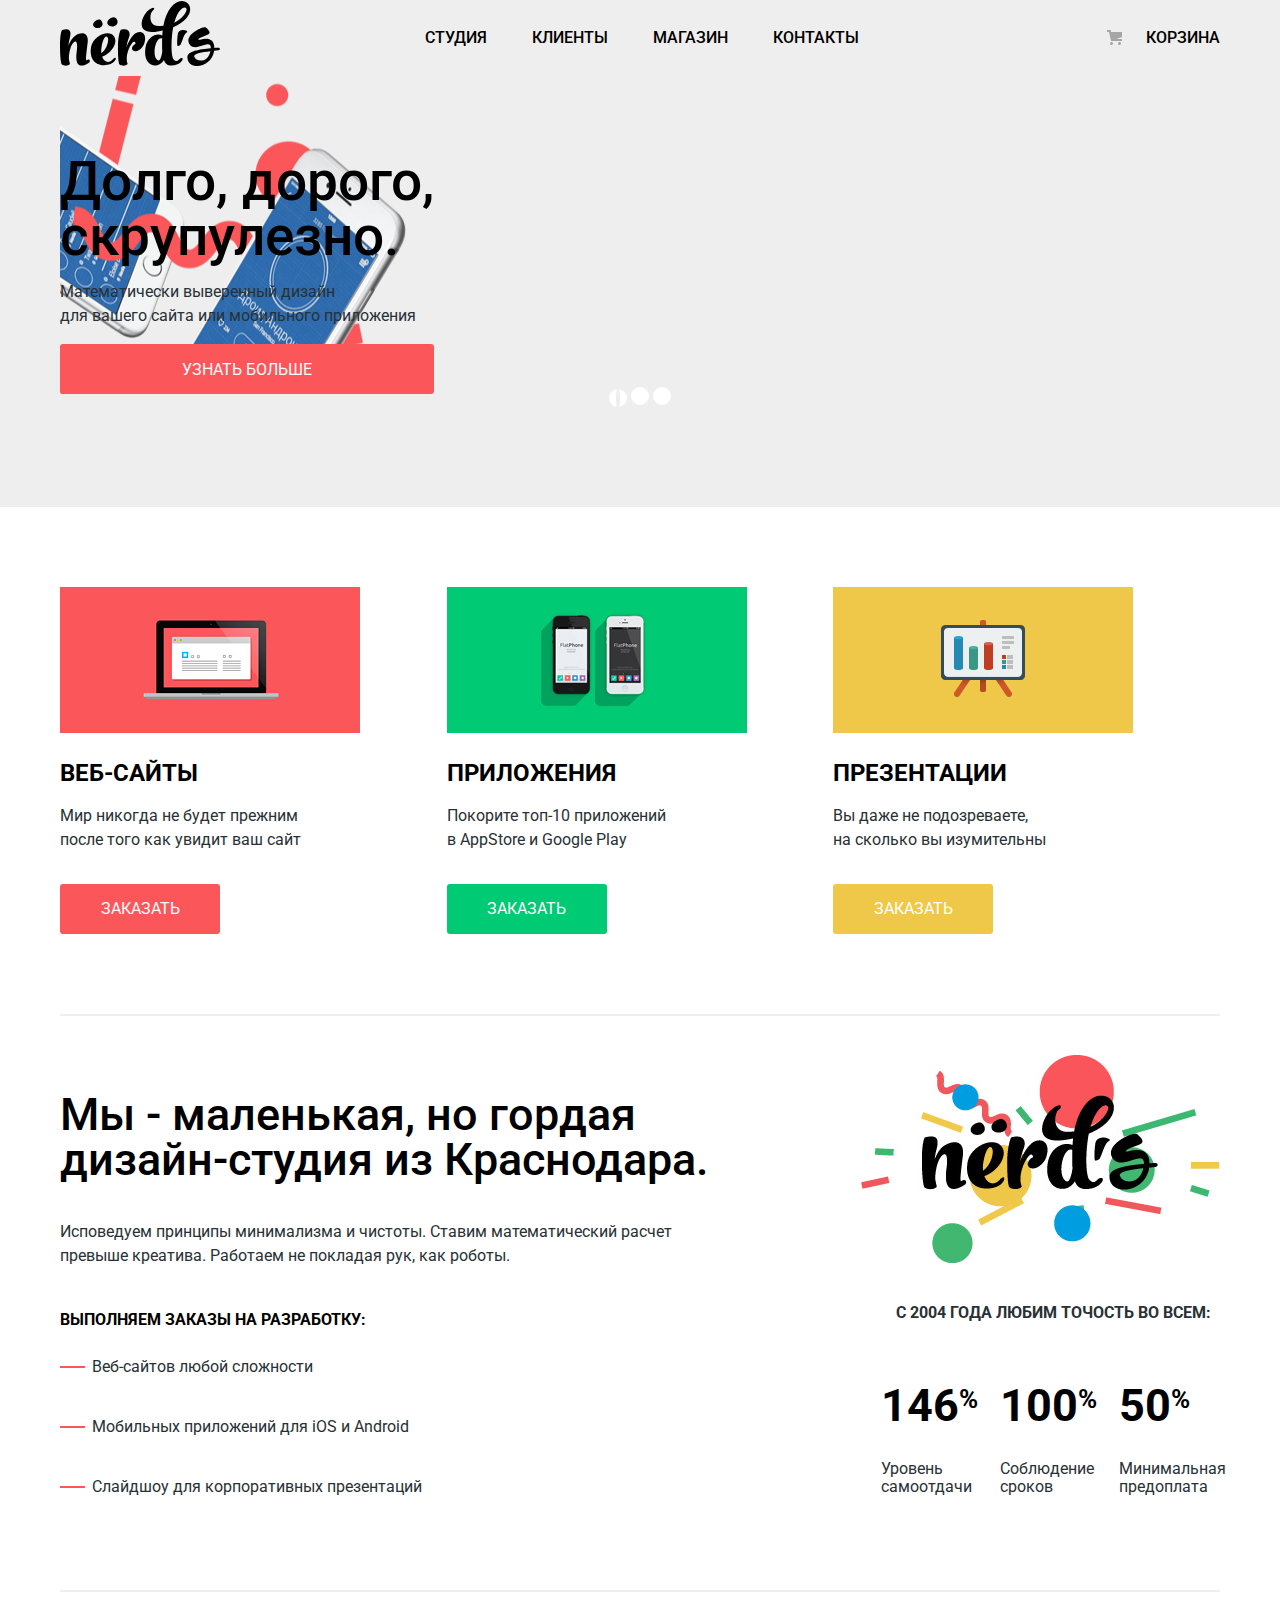
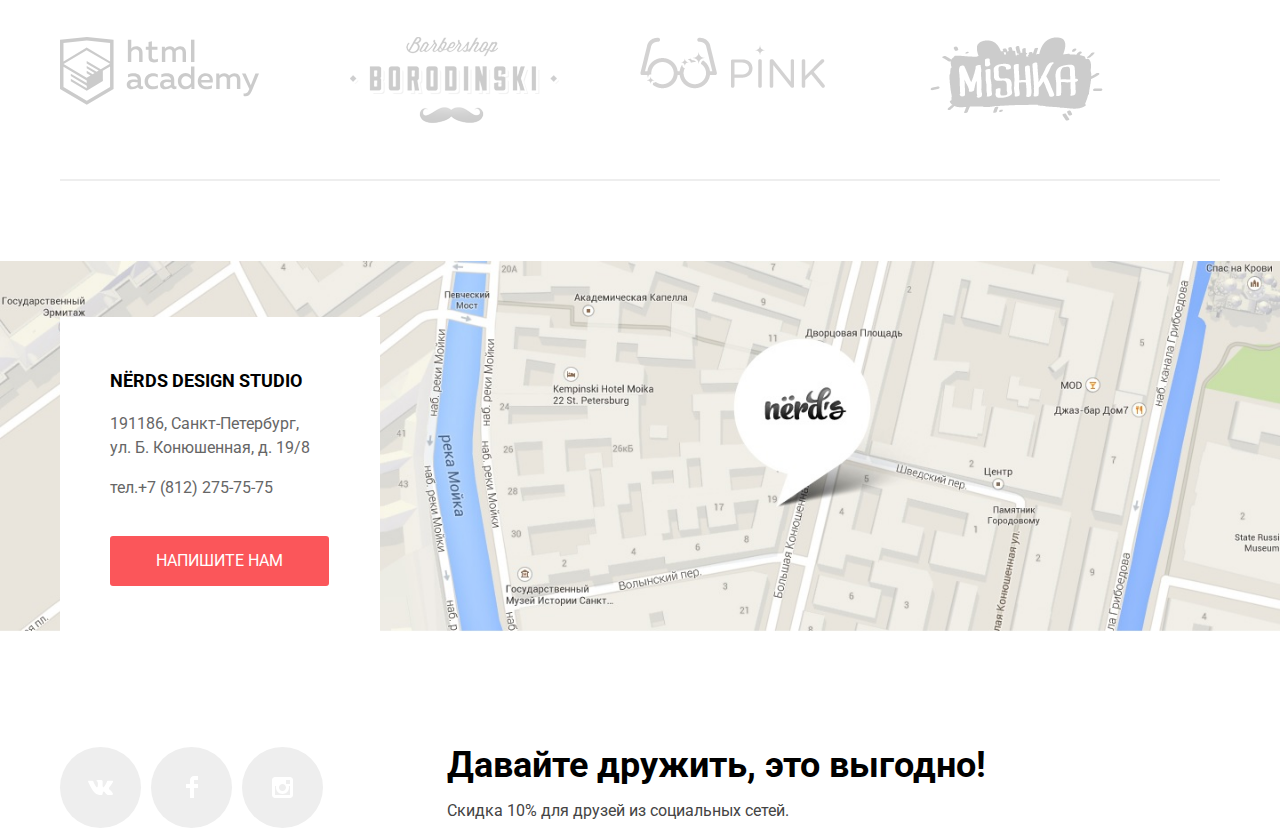
<file: index.html>
<!DOCTYPE html>
<html class="page" lang="ru">
  <head>
    <meta charset="utf-8">
    <title>HTML Academy: Нёрдс</title>
    <link href="https://fonts.googleapis.com/css2?family=Roboto:wght@400;500;700&display=swap" rel="stylesheet">
    <link rel="stylesheet" href="css/normalize.css">
    <link rel="stylesheet" href="css/style.css">
  </head>
  <body class="page-body">
  	<header class="main-header">
  		<div class="container">
	  		<nav class="main-navigation">
		  		<a class="main-header-logo">
		  			<img src="img/nerds-logo.svg" width="159.87" height="65.02" alt="Логотип веб-студии Nerds"></a>
		  		</a>
	  			<ul class="site-navigation">
	  				<li><a href="">Студия</a></li>
	  				<li><a href="">Клиенты</a></li>
	  				<li><a href="catalog.html">Магазин</a></li>
	  				<li><a href="">Контакты</a></li>
	  			</ul>
	    	<div class="user-navigation"><a class="basket" href="">Корзина</a></div>
	    	</nav>
   		</div>
  	</header>
  	<main>
  		<h1 class="visually-hidden">Веб-студия Нёрдс</h1>
  		<section class="features">
  			<div class="container">
  			<div class="features-item active">
	  			<h2 class="features-item-title">Долго, дорого,<br>скрупулезно.</h2>
	  			<p>Математически выверенный дизайн<br>для вашего сайта или мобильного приложения</p>
	  			<a class="button learn-more" href="">Узнать больше</a>
  			</div>
  			<div class="features-item">
	  			<h2 class="features-item-title">Любим математику<br>как никто другой</h2>
	  			<p>Никакого креатива, только математические формулы<br>для расчета идеальных пропорций</p>
	  			<a class="button learn-more" href="">Узнать больше</a>
  			</div>
  			<div class="features-item">
	  			<h2 class="features-item-title">Только ночь,<br>только хардкор</h2>
	  			<p>Работать днём, как все? Мы против этого.<br>Ближе к полуночи работа только начинается.</p>
	  			<a class="button learn-more" href="">Узнать больше</a>
  			</div>
  		    <div class="features-pagination">
	  			<button class="features-button features-button-active" type="button" disabled></button>
	    		<button class="features-button" type="button"></button>
	    		<button class="features-button" type="button"></button>	
    		</div>
    		</div>
  		</section>
  		<div class="container">
  		<section class="products">
  			<div class="product-item">
  				<img class="notebooks" src="img/product-1.png" width="300" height="160" alt="Ноутбук">	
  				<h2 class="product-item-title">Веб-сайты</h2>
  				<p>Мир никогда не будет прежним после того как увидит ваш сайт</p>
  				<a class="button order-pink" href="">Заказать</a>
  			</div>
  			<div class="product-item">
  				<img class="phones" src="img/product-2.png" width="300" height="160" alt="Телефоны">	
  				<h2 class="product-item-title">Приложения</h2>
  				<p>Покорите топ-10 приложений<br>в AppStore и Google Play</p>
  				<a class="button order-green" href="">Заказать</a>
  			</div>
  			<div class="product-item">
  				<img class="presentation" src="img/product-3.png" width="300" height="160" alt="Презентации">	
  				<h2 class="product-item-title">Презентации</h2>
  				<p>Вы даже не подозреваете,<br>на сколько вы изумительны</p>
  				<a class="button order-yellow" href="">Заказать</a>
  			</div>
  		</section>
  		<section class="about">
  			<div class="about-item">
	  			<h2 class="about-title">Мы - маленькая, но гордая дизайн-студия из Краснодара.</h2>
	  			<p>Исповедуем принципы минимализма и чистоты. Ставим математический расчет превыше креатива. Работаем не покладая рук, как роботы.</p>
	  			<b>Выполняем заказы на разработку:</b>
	  			<ul class="about-features">
	  				<li>Веб-сайтов любой сложности</li>
	  				<li>Мобильных приложений для iOS и Android</li>
	  				<li>Слайдшоу для корпоративных презентаций</li>
	  			</ul>
  			</div>
  			<div class="achievments">
  				<img class="about-logo" src="img/nerds-logo-2.png" width="360" height="208" alt="Веб-студия Nerds">
	  			<b>c 2004 года любим точость во всем:</b>
	  			<table>
	  				<tr class="percents">
	  					<td>146<sup>%</sup></td>
	  					<td>100<sup>%</sup></td>
	  					<td>50<sup>%</sup></td>
	  				</tr>
	  				<tr>
	  					<td>Уровень<br>самоотдачи</td>
	  					<td>Соблюдение<br>сроков</td>
	  					<td>Минимальная<br>предоплата</td>
	  				</tr>
	  			</table>
  			</div>	
  		</section>
  		<section class="clients">
  			<ul class="clients-list">
  				<li><a href=""><img src="img/htmlacademy-logo.svg" width="199" height="68" alt="Html Academy"></a></li>
  				<li><a href=""><img src="img/borodinsky-logo.svg" width="209" height="90" alt="Borodinsky"></a></li>
  				<li><a href=""><img src="img/pink-logo.svg" width="185" height="52" alt="Pink"></a></li>
  				<li><a href=""><img src="img/mishka-logo.svg" width="173" height="84" alt="Mishka"></a></li>
  			</ul>
  		</section>
  	</div>
  	</main>
  	<footer class="page-footer">
  		<div class="map">
  		<img src="img/map.jpg" width="1440" height="416" alt="191186, Санкт-Петербург, ул. Б.Конюшенная, д. 19/8">
  		</div>
  		<div class="container footer-container">
  		<section class="contacts">
  			<h2 class="contacts-title">NЁRDS DESIGN STUDIO</h2>
  			<p>191186, Санкт-Петербург,<br>
  			ул. Б. Конюшенная, д. 19/8<br>
  			</p>	
  			<p>тел.<a class="contacts-phone" href="">+7 (812) 275-75-75</a></p>
  			<a class="button contact-us" href="">Напишите нам</a>
  		</section>
  		<section class="networks">
  			<ul class="networks-list">
  				<li><a href=""><img class="networks-icon vk-icon" src="img/vk-icon.svg" width="26" height="15" alt="Адрес ВК"></a></li>
  				<li><a href=""><img class="networks-icon fb-icon" src="img/fb-icon.svg" width="12" height="22" alt="Адрес ФБ"></a></li>
  				<li><a href=""><img class="networks-icon insta-icon" src="img/insta-icon.svg" width="21" height="21" alt="Адрес Инстаграмм"></a></li>
  			</ul>
  		</section>
  		<section class="offer">
  			<b>Давайте дружить, это выгодно!</b>
  			<p>Скидка 10% для друзей из социальных сетей.</p>
  		</section>
  		</div>
  	</footer>
  </body>
</html>
</file>
<file: css/style.css>
:root{
	--basic-black: #000000;
	--basic-white: #FFFFFF;
	--basic-grey: #EEEEEE;
	--basic-dark-grey: #DFDFDF;
	--basic-extra-dark-grey: #D5D5D5;
	--basic-dark: #283136;
	--basic-low-dark: #444444;
	--basic-extra-low-dark: #666666;
	--basic-pink: #FB565A;
	--basic-dark-pink: #E74246;
	--basic-extra-dark-pink: #D7373B;
	--basic-dark-grey: #A6A6A6;
	--basic-green: #00CA74;
	--basic-dark-green: #00BC6C;
	--basic-extra-dark-green: #00AA62;
	--basic-yellow: #EFC84A;
	--basic-dark-yellow: #EAB534;
	--basic-extra-dark-yellow: #EAB534;

}

body {
	min-width: 960px;
	font-family: "Roboto", Arial, sans-serif;
	font-size: 16px;
	line-height: 24px;
	color: var(--basic-black);
	background-color: var(--basic-white);
}

a {
  	text-decoration: none;
}

img {
	max-width: 100%;
	height: auto;
}

.page {
	height: 100%;
}

.page-body {
	min-height: 100%;
	display: grid;
	grid-template-rows: min-content 1fr min-content;
	align-content: start;
}

.main-header {
	background-color: var(--basic-grey);
}

.main-navigation {
	display: flex;
	align-items: center;
	font-weight: 500;
	font-size: 16px;
	line-height: 30px;
	color: var(--basic-white);
	justify-content: space-between;
}

.site-navigation {
	display: flex;
	flex-wrap: wrap;
	width: 437px;
}

.site-navigation, .basket {
	text-transform: uppercase;
	list-style: none;
	margin: 0;
	padding: 0;
}

.site-navigation li:not(:last-child) {
	margin-right: 45px;
}

.site-navigation a, .basket {
	color: var(--basic-black);
	display: block;
}

.site-navigation a:hover, .basket:hover {
	color: var(--basic-pink);
}

.site-navigation a:focus, .basket:focus {
	color: var(--basic-black);
	mix-blend-mode: normal;
	opacity: 0.3;
}

.basket::before {
  content: "";
  position: absolute;
  left: 0;
  bottom: 8px;
  width: 15px;
  height: 15px;
  background-image: url("../img/cart-icon.svg");
  background-repeat: no-repeat;
}

.user-navigation, .basket {
	padding-left: 39px;
	position: relative;
}

.container {
	width: 1160px;
	margin-right: auto;
	margin-left: auto;
	padding: 0 20px;
}

.visually-hidden {
  	position: absolute;
  	width: 1px;
  	height: 1px;
  	margin: -1px;
  	border: 0;
  	padding: 0;
  	white-space: nowrap;
  	clip-path: inset(100%);
  	clip: rect(0 0 0 0);
  	overflow: hidden;
}

.features .container {
	display: flex;
}

.features-item {
	display: none;
	padding-top: 78px;
	background-position: center right;
	background-repeat: no-repeat;
	background-size: 760px 431px;
}

.features-item.active {
	display: block;
	background-image: url(../img/slide-1.png);
}

.features-item:nth-child(2) {
	background-image: url(../img/slide-2.png);
}

.features-item:nth-child(3) {
	background-image: url(../img/slide-3.png);
}

.features {
	position: relative;
	background-color: var(--basic-grey);
	color: var(--basic-dark);
	height: 431px;
}

.features-item-title {
	font-weight: 500;
	font-size: 55px;
	line-height: 55px;
	color: var(--basic-black);
	margin: 0;
}

.button {
	text-transform: uppercase;
	color: var(--basic-white);
	border-radius: 3px;
	display: flex;
	justify-content: center;
	align-items: center;
}

.learn-more {
	margin-top: 25px;
	margin-bottom: 38px;
	padding-top: 17px;
	padding-bottom: 15px;
	padding-left: 54px;
	padding-right: 54px;
	background-color: var(--basic-pink);
	line-height: 18px;
	margin: 0;
}

.learn-more:hover {
	background-color: var(--basic-dark-pink);
}

.learn-more:focus {
	background-color: var(--basic-extra-dark-pink);
	opacity: 0.3;
}

.features-pagination {
	position: absolute;
	bottom: 96px;
	left: 50%;
	transform: translateX(-50%);
}

.features-button-active::before {
	content: "";
  	width: 8px;
  	height: 8px;
  	border: 2px solid var(--basic-grey);
  	border-radius: 50%;
}

.features-button {
	background-color: var(--basic-white);
	width: 18px;
	height: 18px;
	border: none;
	border-radius: 50%;
}

.products {
	display: grid;
	grid-template-columns: 1fr 1fr 1fr;
	padding-top: 80px;
	padding-bottom: 80px;
	border-bottom: 2px solid var(--basic-grey); 
}

.product-item {
	color: var(--basic-dark);
}

.product-item p {
	margin-bottom: 32px;
	width: 260px;
}

.product-item img {
	display: block;
}

.product-item-title {
	font-weight: 700;
	font-size: 24px;
	line-height: 30px;
	color: var(--basic-black);
	text-transform: uppercase;
	margin-bottom: 16px;
	margin-top: 25px;
}

.order-pink {
	width: 160px;
	height: 50px;
	background-color: var(--basic-pink);
	line-height: 18px;
}

.order-pink:hover {
	background-color: var(--basic-dark-pink);
}

.order-pink:focus {
	background-color: var(--basic-extra-dark-pink);
	opacity: 0.3;
}

.order-green {
	width: 160px;
	height: 50px;
	background-color: var(--basic-green);
	line-height: 18px;
}

.order-green:hover {
	background-color: var(--basic-dark-green);
}

.order-green:focus {
	background-color: var(--basic-extra-dark-green);
	opacity: 0.3;
}

.order-yellow {
	width: 160px;
	height: 50px;
	background-color: var(--basic-yellow);
	line-height: 18px;
}

.order-yellow:hover {
	background-color: var(--basic-dark-yellow);
}

.order-yellow:focus {
	background-color: var(--basic-extra-dark-yellow);
	opacity: 0.3;
}

.about {
	display: grid;
	grid-template-columns: 2fr 1fr;
	color: var(--basic-dark);
	border-bottom: 2px solid var(--basic-grey);
	padding-top: 39px;
	padding-bottom: 73px;
}

.about-title {
	width: 651px;
	font-weight: 500;
	font-size: 45px;
	line-height: 45px;
	color: var(--basic-black);
}

.about-item {
	padding-right: 149px;
}

.about-item p {
	margin-top: 32px;
	margin-bottom: 40px;
}

.about-item b {
	display: block;
	text-transform: uppercase;
	font-weight: 700;
	color: var(--basic-black);
	margin-bottom: 23px;
	padding: 0;	
}

.about-features {
	list-style: none;
	margin: 0;
	padding: 0;
}

.about-features li:not(:last-child) {
	margin-bottom: 36px;
}

.about-features li::before {
	content: "";
  	position: absolute;
  	left: 0;
  	bottom: 11px;	
  	width: 25px;
  	height: 2px;
  	background-color: var(--basic-pink);
}

.about-features li {
	position: relative;
	padding-left: 32px;
}

.achievments {
	font-weight: 400;
	font-size: 16px;
	line-height: 18px;
}

.achievments b {
	text-transform: uppercase;
	display: block;
	text-align: center;
	margin-bottom: 31px;
	margin-top: 37px;
}

.achievments table {
	border-spacing: 20px 20px;
}

.percents {
	font-weight: 700;
	font-size: 45px;
	line-height: 64px;
	color: var(--basic-black);
}

.percents sup {
	font-size: 26px;
	line-height: 40px;
	color: var(--basic-black);
}

.clients {
	padding-top: 45px;
	border-bottom: 2px solid var(--basic-grey);
	padding-bottom: 45px;
}

.clients-list {
	display: grid;
	list-style: none;
	margin: 0;
	padding: 0;
	grid-template-columns: repeat(4, 1fr);
}

.page-footer {
	margin-top: 80px;
}

.map {
	position: relative;
	width: 100%;
	height: 416px;
}

.map img {
	position: absolute;
  	top: 0;
  	left: 50%;
  	transform: translateX(-50%);
  	z-index: -1;	
}

.contacts {
	position: absolute;
	top: -360px;
	left: 20px;
	color: var(--basic-extra-low-dark);
	width: 320px;
	padding-bottom: 47px;
	background-color: var(--basic-white);
}

.contacts p {
	margin-left: 50px;
}

.contacts p:last-of-type {
	padding-bottom: 20px;
}

.contacts-title {
	margin-left: 50px;
	margin-top: 49px;
	font-weight: 700;
	font-size: 18px;
	line-height: 30px;
	color: var(--basic-black);
}

.contacts-phone {
	color: var(--basic-extra-low-dark);
}

.contact-us {
	background-color: var(--basic-pink);
	width: 219px;
	height: 50px;
	margin-left: 50px;
}

.footer-container {
	position: relative;
	display: grid;
	grid-template-columns: 1fr 2fr;
}

.networks, .offer {
	padding-top: 70px;
}

.networks-list {
	display: flex;
	flex-wrap: wrap;
	list-style: none;
	margin: 0;
	padding: 0;
}

.networks-list li:not(:last-child) {
	margin-right: 10px;
}

.networks-list a {
	display: flex;
	justify-content: center;
	align-items: center;
	width: 81px;
	height: 81px;
	border-radius: 50%;
	background-color: var(--basic-grey); 
}

.networks-list a:hover,
.networks-list a:focus {
	background-color: var(--basic-dark-pink);
}

.offer b {
	font-weight: 700;
	font-size: 36px;
	line-height: 36px;
}

.offer p {
	color: var(--basic-low-dark);
	line-height: 22px;
}

.catalog, .catalog a {
	color: var(--basic-black);
	text-transform: uppercase;
}

.intro {
	background-color: var(--basic-grey);
}

.page-title{
	width: 727px;
	font-size: 55px;
	line-height: 55px;
	font-weight: 500;
	text-transform: none;
	margin: 0 auto;
}

.catalog {
	display: grid;
	grid-template-columns: 1fr 2fr;
}

.catalog-sort {
	display: flex;
	align-items: center;
}

.catalog-sort-title {
	font-size: 18px;
	line-height: 30px;
	font-weight: 700;
}

.catalog-sort-list {
	display: flex;
	flex-wrap: wrap;
	margin: 0;
	margin-left: auto;
	padding: 0;
	list-style: none;
	font-size: 14px;
	line-height: 18px;
	font-weight: 400;
	opacity: 0.3;
}

.catalog-sort-list li:not(:last-child) {
	margin-right: 25px;
}

.catalog-sort-list li:hover {
	opacity: 0.6;
}

.catalog-sort-list li:active {
	opacity: 1;
}

.catalog-list {
	display: grid;
	margin: 0;
	padding: 0;
	list-style: none;
	grid-template-columns: 1fr 1fr
}

.pagination-link {
	font-weight: 500;
	font-size: 16px;
	line-height: 18px;
}

.pagination-link {
	background-color: var(--basic-grey);
}

.pagination-link:hover {
	background-color: var(--basic-dark-grey);
}

.pagination-link:active {
	background-color: var(--basic-extra-dark-grey);
}
</file>
